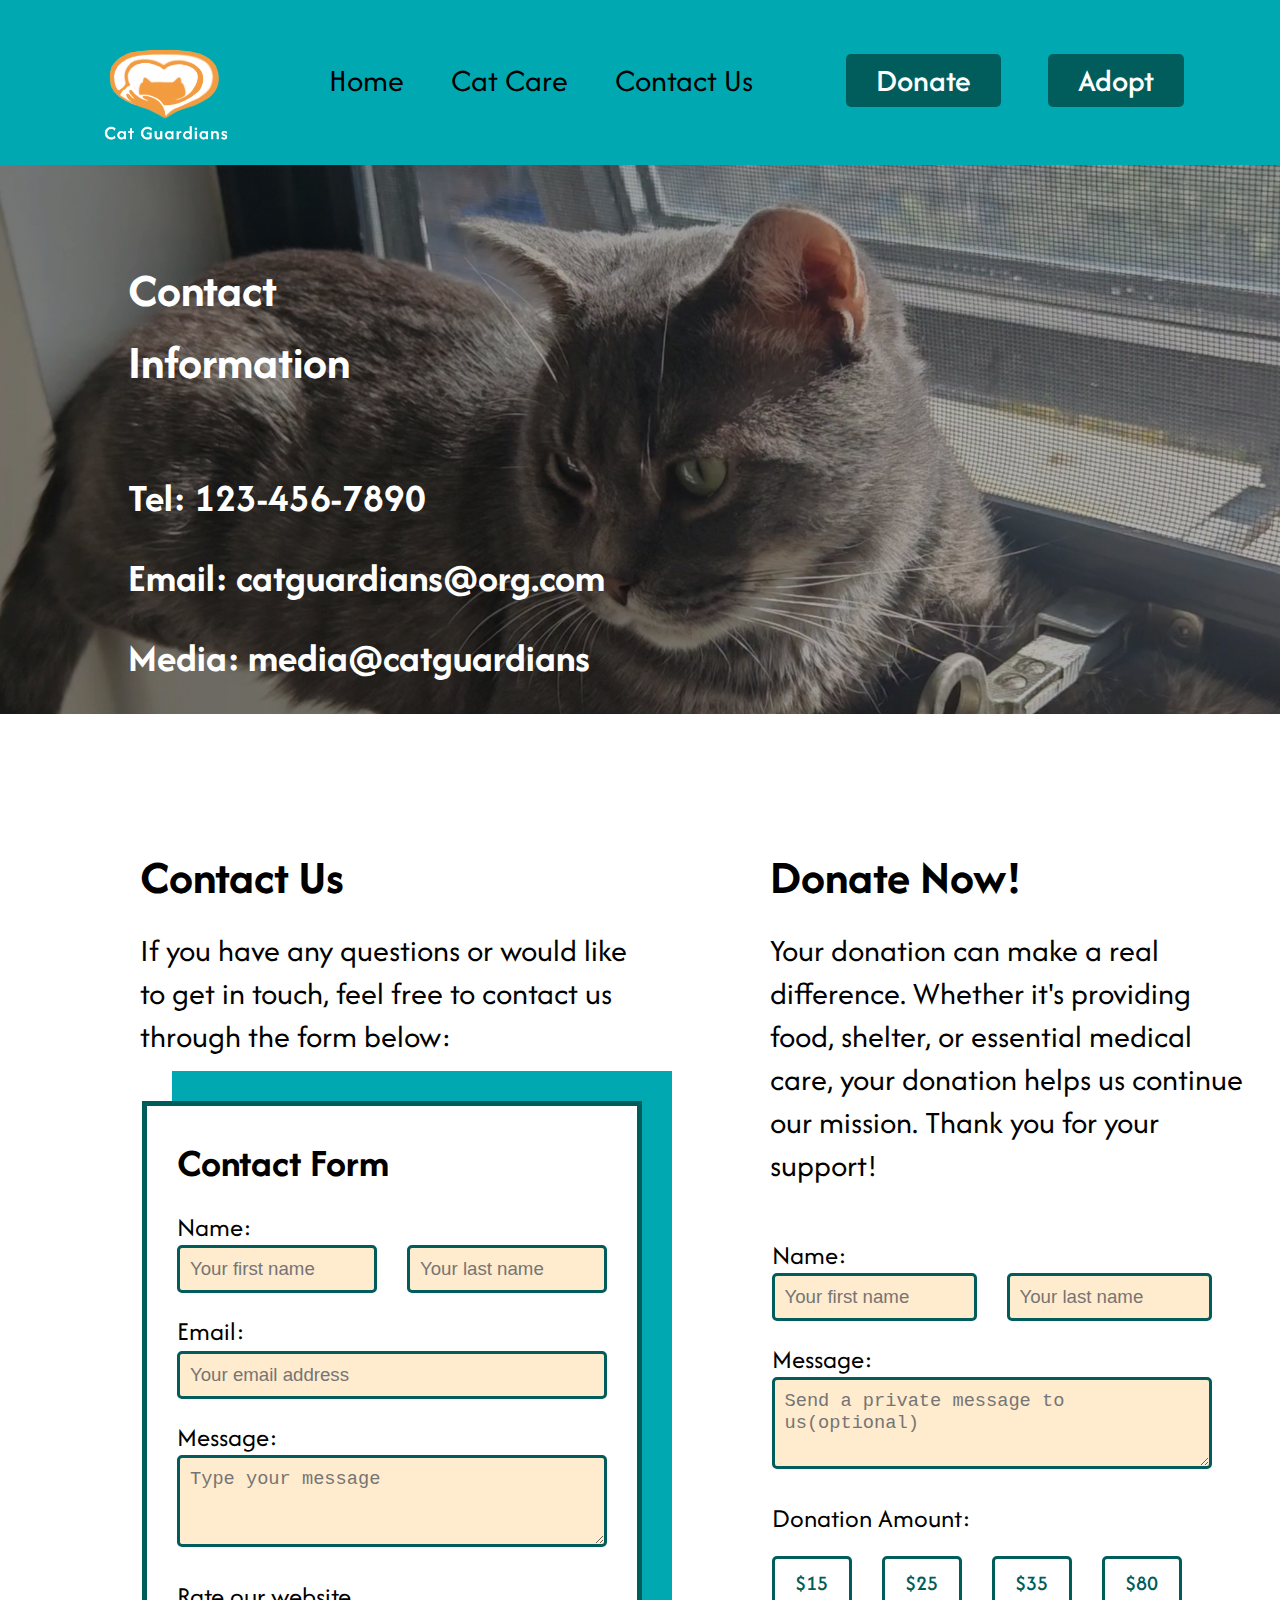
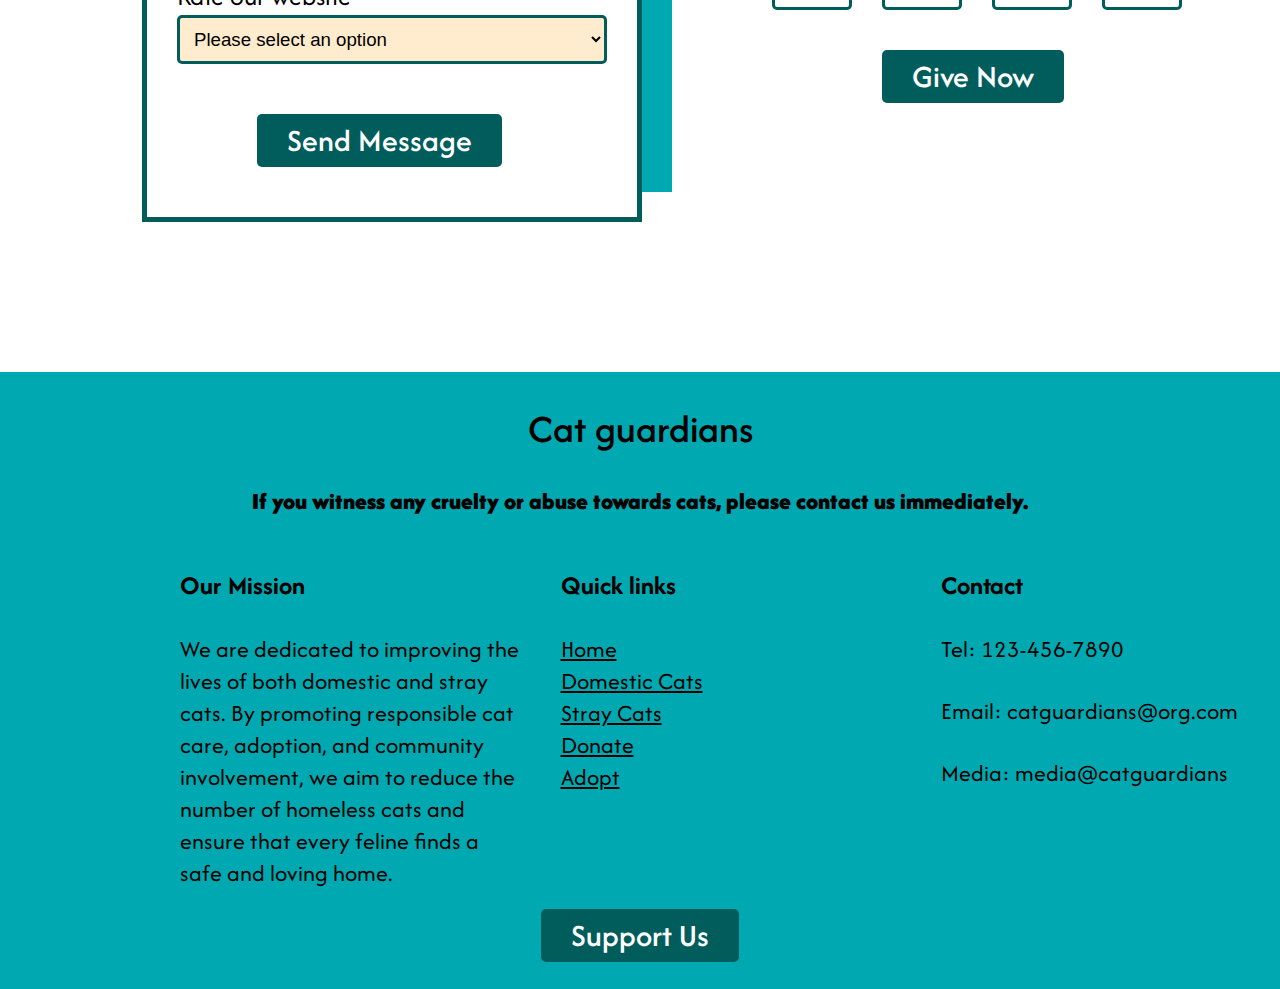
<file: Page5.html>
<!DOCTYPE html>
<html lang="en">
<head>
    <meta charset="UTF-8">
    <meta name="viewport" content="width=device-width, initial-scale=1.0">
    <meta name="robots" content="noindex">
    <title>Contact Us</title>
<!--CSS-->
<link rel="stylesheet" href="CSS/S1P1 Page5.css">
<!--imported fonts from google fonts-->
<link rel="preconnect" href="https://fonts.googleapis.com">
<link rel="preconnect" href="https://fonts.gstatic.com" crossorigin>
<link href="https://fonts.googleapis.com/css2?family=Afacad+Flux:wght@100..1000&display=swap" rel="stylesheet">
<link rel="icon" href="Images/logo on teal.png" type="image/x-icon">
<!--Font Awesome-->
<link rel="stylesheet" href="https://cdnjs.cloudflare.com/ajax/libs/font-awesome/6.6.0/css/all.min.css">
</head>
<header>
    <img class="logo" src="Images/logo on teal.png" alt="logo">
    <nav>
        <ul class="nav-link">
            <li><a href="Page1.html">Home</a></li>
            <li><a href="#">Cat Care</a>
                <ul class="drop-down">
                    <li><a href="Page2.html">Domestic Cat</a></li>
                    <li><a href="Page3.html">Stray Cat</a></li>
                 </ul>
        </li>
            <li><a href="#">Contact Us</a>
            </li>
        </ul>
    </nav>
    <div><a href="#"><button>Donate</button></a>
    <a href="Page4.html"><button>Adopt</button></a></div>
    </header>
<body>
    <div class="section1">
        <div class="card">
            <img class="page5-cover" src="Images/page 5 cover.jpg" alt="A landscape photo of two cats sitting on a cat tree.">
            <div class="card-text1">
                <h1>Contact <br>Information</h1>
                <p class="spacing">Tel: 123-456-7890</p>
            <p>Email: catguardians@org.com</p>
            <p>Media: media@catguardians</p>
            <div class="icons">
                <i class="fa-brands fa-square-instagram"></i>
                <i class="fa-brands fa-square-x-twitter"></i>
                <i class="fa-brands fa-facebook"></i></div>
            </div>
        </div>
    </div>
<!--Contace Us Form-->
<div class="container">
<div class="box">
<div class="page5-text">
<h2>Contact Us</h2>
<p class="spacing1">If you have any questions or would like to get in touch, feel free to contact us through the form below:</p></div>
<div class="contact-form">
    <form action="/submit" method="post">
    <h2 class="contact-title">Contact Form</h2>
    <label for="name">Name:</label>
    <div class="name-field">
    
    <input type="text" id="name" placeholder="Your first name" required>

 <input type="text" id="name" placeholder="Your last name" required>
    </div>

    <label for="email">Email:</label>
    <input type="email"id="email"placeholder="Your email address" required>

    <label for="message">Message:</label>
    <textarea rows="3" placeholder="Type your message" required></textarea>
   
    
    <div><label for="rating">Rate our website</label>
    <select name="rating" id="rating" required>
        <option value="" disabled selected>Please select an option</option>
        <option value="1">Excellent</option>
        <option value="2">Good</option>
        <option value="3">Average</option>
        <option value="4">Poor</option>
    </select>
    </div>

    <div><button class="send-message" type="submit">Send Message</button></div>
    </form>
</div>
</div>
<div class="box">
    <div class="page5-text">
        <h2>Donate Now!</h2>
        <p class="spacing1">Your donation can make a real difference. Whether it's providing food, shelter, or essential medical care, your donation helps us continue our mission. Thank you for your support!</p></div>
    <div class="donate-form">
        <form action="/submit" method="post">
        <label for="name">Name:</label>
        <div class="name-field">
        
        <input type="text" id="name" placeholder="Your first name" required>
    
     <input type="text" id="name" placeholder="Your last name" required>
        </div>
    
        <label for="message">Message:</label>
        <textarea rows="3" placeholder="Send a private message to us(optional)" ></textarea>
       
        <label for="donation-amount" id="donation-amount">Donation Amount:</label>
        <div class="donation-amount">
            <button type="button" data-amount="15" class="donation-button">$15</button>
            <button type="button" data-amount="25" class="donation-button">$25</button>
            <button type="button" data-amount="35" class="donation-button">$35</button>
            <button type="button" data-amount="80" class="donation-button">$80</button>
        </div>
        <input type="hidden" name="selected-amount" id="selected-amount">
        <div><button class="give-now" type="submit">Give Now</button></div>
        </form>
    </div>
</div>
</div>
<script src="JS/Page5.js"></script>
</body>
<footer>
    <div class="footer-content">
            <h2>Cat guardians</h2>
    <p>If you witness any cruelty or abuse towards cats, please contact us immediately.</p>
    </div>
    <div class="footer-columns">
    <div class="box1">
        <h3>Our Mission</h3>
        <p>We are dedicated to improving the lives of both domestic and stray cats. By promoting responsible cat care, adoption, and community involvement, we aim to reduce the number of homeless cats and ensure that every feline finds a safe and loving home.</p>
    </div>
    <div class="box1">
        <div class="box2">
            <h3>Quick links</h3>
        <ul>
            <li><a href="Page1.html">Home</a></li>
            <li><a href="Page2.html">Domestic Cats</a></li>
            <li><a href="Page3.html">Stray Cats</a></li>
            <li><a href="Page5.html">Donate</a></li>
            <li><a href="Page4.html">Adopt</a></li>
        </ul>
        </div>
    </div>
    <div class="box1">
        <h3>Contact</h3>
        <p>Tel: 123-456-7890</p>
        <p>Email: catguardians@org.com</p>
        <p>Media: media@catguardians</p>
    </div>
    </div>
    <a href="Page5.html"><button>Support Us</button></a>

</footer>
</html>
</file>
<file: CSS/S1P1 Page5.css>
*{
    margin: 0;
    padding: 0;
    box-sizing: border-box;
}
body{
    font-family: Afacad Flux;
    font-size: 24pt;
}
/*navigation*/
header{
    display: flex;
    align-items: center;
    justify-content: space-around;
    background-color: #00a9b2;
    height: 80px;
    position:fixed;
    left:0;
    top:0;
    width:100%;
    padding:80px 50px 85px;
    z-index: 10;
}

.logo{
    width:180px;
}
.nav-link li a{
    text-decoration: none;
    font-size: 24pt;
    font-family: Afacad Flux;
    color:black;
}
.nav-link li{
    list-style:none;
    display: inline-block;
    padding: 10px 20px;
    position: relative;
}
.nav-link >li:hover::before {
    content: '';
    display: block;
    position: absolute; 
    top: -40px; 
    left: 0;
    width: 100%; 
    height: 4px;
    background-color: black;
}
/*button*/
button{
    border:none;
    font-size: 24pt;
    font-family:Afacad Flux;
    font-weight: 500;
    color: white;
    padding: 5px 30px;
    background-color: #005d5c;
    border-radius: 5px;
    margin: 20px;
}
button:hover{
    background-color: #f39b41;
    color: white;
    transition: 0.2s ease 0;
}
/*nav drop-down*/
.drop-down{
    position:absolute;
    background-color: #00a9b2;
    width: 180px;
    left:-15px;
    margin-top:10px;
    padding-top:6px;
    text-align: center;
    display: none;
    z-index: 10;
}

ul li:hover ul.drop-down{
    display: block;
}

.drop-down li a:hover{
    text-shadow: 2px 3px 3px #f39b41;
}
/*section 1*/
.page5-cover{
    width: 100%;
    margin-top: 160px;
    filter: brightness(70%);
}
.card{
    position: relative;
}
.card-text1{
    position: absolute;
    top:35%;
    left: 10%;
    right: 5%;
    font-weight: 700;
    font-size: 36pt;
    color: white;
    line-height: 1.5em;
}
.card-text1 p{
    font-size: 30pt;
    line-height: 2em;
}
.card-text1 h1{
    font-size: 36pt;
}
.spacing{
    margin-top: 60px;
}

/*Contact form*/
.contact-form{
    margin:7% 20% 5%;
    border: 5px solid #005d5c;
    padding: 30px;
    width: 500px;
    box-shadow: 30px -30px 0px #00a9b2;
    margin-bottom: 130px;

}
label{
    display: block;
    font-size: 20pt;
    margin-top:20px;
    text-align:left;
}
input, textarea, select{
    width: 100%;
    padding: 10px;
    font-size: 14pt;
    border: 3px solid #005d5c;
    border-radius: 5px;
    background-color: blanchedalmond;
}
.contact-title{
    font-size: 40px;
}

input:focus, textarea:focus, select:focus{
    border: 3px solid rgb(254, 6, 6);
    outline:none;
}

.send-message{
    margin-top: 50px;
    margin-left: 65px;
}

.name-field{
    display:flex;
    gap:30px;
}
.page5-text{
    margin-left: 120px;
    margin-top: 60px;
}
.spacing1{
    margin-top: 20px;
}
.container {
    display: grid;
    grid-template-columns: 1fr 1fr; 
    gap: 20px;
    margin-top: 40px;
    padding: 20px;
}
/*donate form*/
.donate-form{
    margin:0% 15% 5%;
    padding: 30px;
    width: 500px;
}
.donation-amount {
    display: flex;
    gap: 10px; /* 按钮之间的间距 */
}

.donation-amount label {
    border: 2px solid #005d5c;
    padding: 10px 20px;
    background-color: white;
    color: #005d5c;
    border-radius: 5px;
    cursor: pointer;
    font-size: 18px;
    transition: background-color 0.3s ease, color 0.3s ease;
}

.donation-amount {
    display: flex;
    gap: 10px; /* 按钮之间的间距 */
}

.donation-button {
    border: 3px solid #005d5c;
    padding: 10px 20px;
    margin-left: 0px;
    background-color: white;
    color: #005d5c;
    border-radius: 5px;
    cursor: pointer;
    font-size: 16pt;
    transition: background-color 0.3s ease, color 0.3s ease;
    min-width: 80px; /* 确保按钮大小一致 */
}

.donation-button.active {
    background-color: #005d5c;
    color: white;
}

.donation-button.selected {
    background-color: #f39b41;
    color: white;
}
.give-now{
    margin-left: 110px;
}
.send-message{
    margin-left: 80px;
}
/*footer*/
footer h2{
    font-size: 30pt;
    font-weight: 500;
    padding-top: 30px;
}
footer h3{
    font-size: 20pt;
    margin-top: 20px;;
}
.footer-content p{
    margin-top: 30px;
    font-weight: 900 ;
}
footer{
    text-align: center;
    font-size: 18pt;
    padding-bottom: 10px;
    background-color: #00a9b2;
}
footer p{
    margin-top: 30px;
}
.box1{
    width: 30%;
    text-align: left;
    margin-left: 30px;
    margin-top: 30px;
}
.box2 ul li a{
    color:black
}
.box2 ul li{
    list-style: none;
}
.box2 ul{
    padding-top: 30px;
}
.box2 ul li a:hover{
    text-shadow: 2px 2px 2px #f39b41;
}
.footer-columns {
    display: flex;
    justify-content: space-between; 
    align-items: flex-start; 
    flex-wrap: wrap; 
    margin-left: 150px;
}

.icons{
    margin-top: 50px;
}
.icons i{
    width: 25px;
}
</file>
